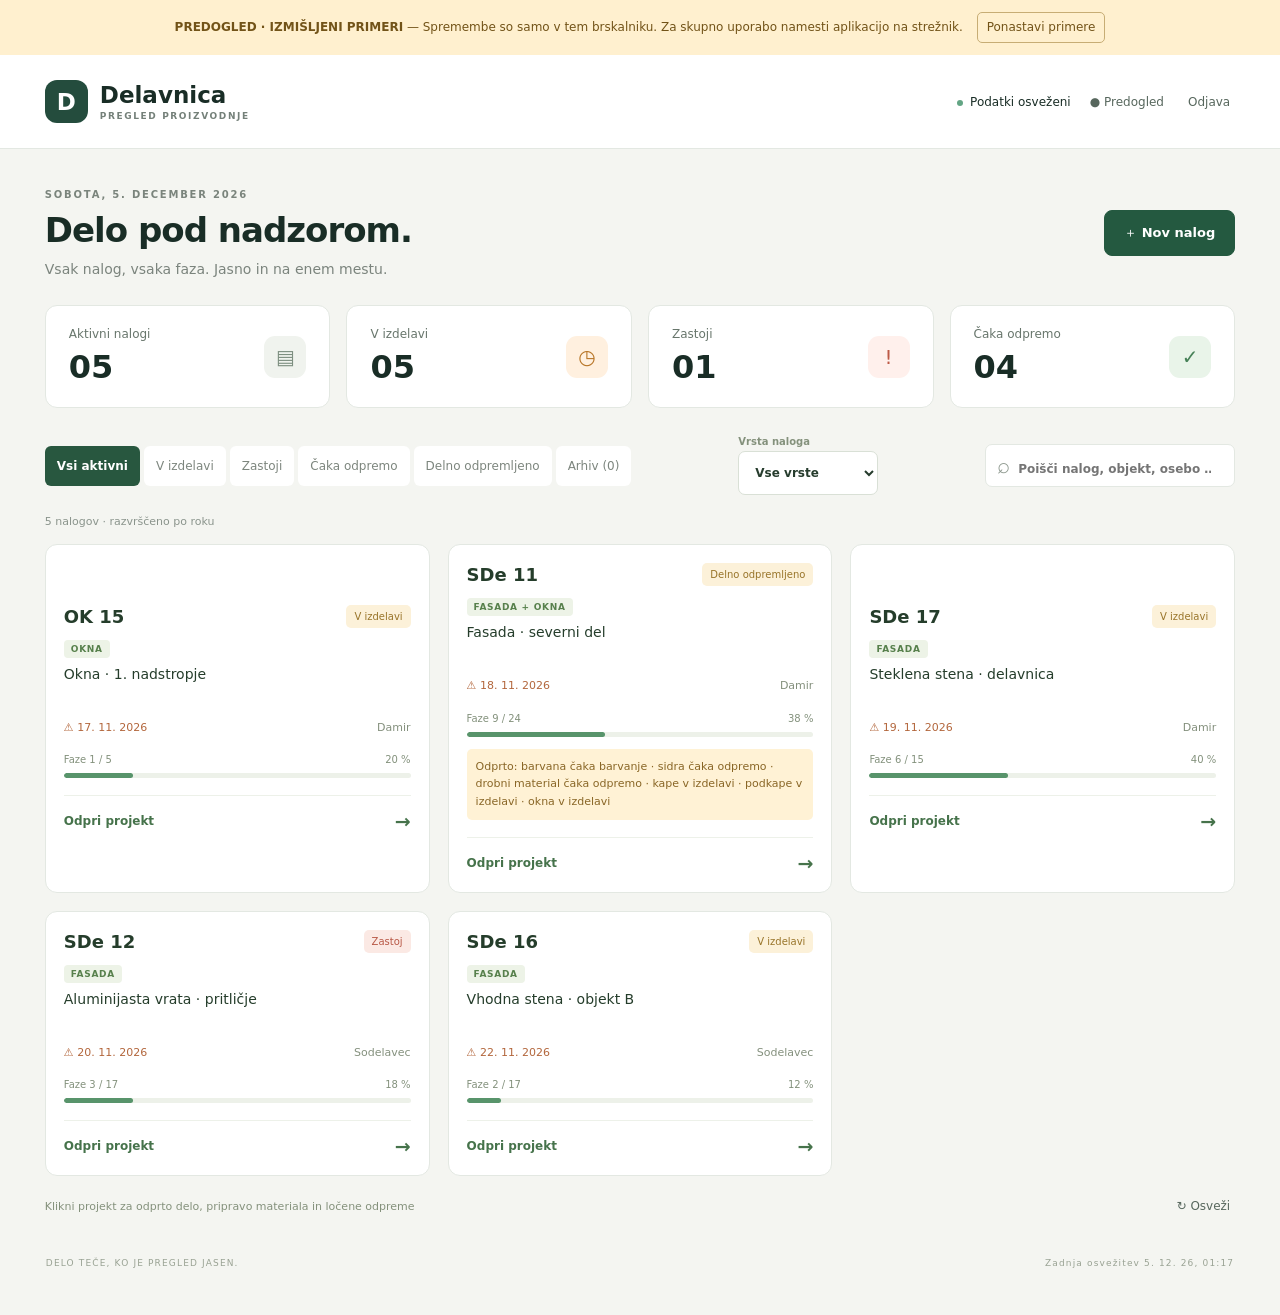
<file: predogled.html>
<!doctype html>
<html lang="sl">
<head><meta charset="utf-8"><meta name="viewport" content="width=device-width,initial-scale=1"><meta name="theme-color" content="#172d27"><title>Delavnica · Interaktivni predogled</title><style>:root{font-family:Inter,ui-sans-serif,system-ui,-apple-system,BlinkMacSystemFont,"Segoe UI",sans-serif;color:#192d26;background:#f4f5f1;font-synthesis:none;--green:#1d654d;--muted:#748079;--line:#e3e8e2}*{box-sizing:border-box}body{margin:0}button,input,textarea{font:inherit}button{cursor:pointer}button:disabled{cursor:wait;opacity:.6}button:focus-visible,a:focus-visible{outline:3px solid #5299e0;outline-offset:3px}[hidden]{display:none!important}header{height:94px;background:#fff;border-bottom:1px solid var(--line);display:flex;align-items:center;justify-content:space-between;padding:0 3.5vw;gap:18px}.brand{display:flex;align-items:center;gap:12px;text-decoration:none;color:inherit;font-size:23px;font-weight:700}.brand-icon{width:43px;height:43px;background:#244c3d;color:#fff;display:grid;place-items:center;border-radius:12px;font-size:23px;font-weight:650}.brand small{display:block;font-size:9px;letter-spacing:1.6px;color:var(--muted);margin-top:3px}.header-right{display:flex;align-items:center;gap:14px;font-size:12px}.header-right #sync:before{content:"";display:inline-block;background:#63a584;width:6px;height:6px;border-radius:100%;margin-right:7px}.header-right #sync.offline{color:#b03c33}.header-right #sync.offline:before{background:#b03c33}main{padding:40px 3.5vw 25px;max-width:2000px;margin:auto}.heading{display:flex;justify-content:space-between;align-items:center;gap:20px;margin-bottom:28px}.eyebrow{font-size:10px;font-weight:700;letter-spacing:1.8px;color:#7a847c;margin:0 0 10px}h1{font-size:34px;letter-spacing:-1px;line-height:1.2;margin:0 0 10px;font-weight:650}.subtitle{font-size:14px;color:#7b847d;margin:0}.primary{background:#245940;border:1px solid #245940;color:#fff;font-size:13px;border-radius:8px;padding:13px 19px;font-weight:650;white-space:nowrap;min-height:44px}.primary:hover{background:#17432e}.secondary{background:white;border:1px solid #d6ddd5;border-radius:8px;padding:12px 18px;min-height:44px}.quiet{border:0;background:transparent;color:#57675d;padding:9px 5px;font-size:12px}.quiet:hover{color:#154c32;text-decoration:underline}.metrics{display:grid;grid-template-columns:repeat(4,1fr);gap:16px;margin-bottom:28px}.metric{border:1px solid var(--line);background:#fff;border-radius:12px;padding:21px 23px;display:flex;align-items:center;justify-content:space-between;text-align:left;color:inherit}.metric-label{font-size:12px;color:#68766c}.metric-number{font-size:32px;font-weight:650;line-height:1.2;margin-top:7px}.metric-symbol{display:grid;place-items:center;height:42px;width:42px;border-radius:11px;background:#f0f3ee;color:#7d8f80;font-size:20px}.metric.warn .metric-symbol{background:#fff0df;color:#b87628}.metric.danger .metric-symbol{background:#fff0ec;color:#bd5a46}.metric.good .metric-symbol{background:#e9f4e9;color:#468157}.workspace{border:1px solid var(--line);border-radius:12px;background:#fff;overflow:hidden}.tools{display:flex;align-items:center;justify-content:space-between;padding:19px 22px;gap:16px;border-bottom:1px solid var(--line);flex-wrap:wrap}nav{display:flex;gap:4px;flex-wrap:wrap}nav button{border:0;background:transparent;border-radius:6px;font-size:12px;padding:10px 12px;color:#7d867e;min-height:40px}nav button.selected{background:#eaf1e9;color:#2d6043;font-weight:650}.search{display:flex;align-items:center;border:1px solid var(--line);border-radius:7px;padding:0 11px;gap:8px;min-width:250px;margin:0}.search span{font-size:22px;color:#8d988e}.search input{border:0;outline:0!important;width:100%;padding:10px 0;font-size:12px;background:transparent;min-width:100px}.board-meta{display:flex;justify-content:space-between;padding:19px 22px;font-size:11px;color:#8a948c;gap:15px;flex-wrap:wrap}.legend{display:flex;gap:17px;flex-wrap:wrap}.legend span{display:flex;align-items:center;gap:5px}.dot{height:7px;width:7px;border-radius:50%;display:inline-block;background:#c1c9c1}.dot.active{background:#d7a444}.dot.done{background:#5b9875}.dot.blocked{background:#ce6e60}.table-wrap{overflow-x:auto}table{border-collapse:collapse;min-width:1350px;width:100%;text-align:left}thead{background:#f8f9f6;color:#8b948d}th{font-size:9px;letter-spacing:.65px;font-weight:600;padding:14px 9px;white-space:nowrap}th:first-child,td:first-child{padding-left:22px}.job-col{min-width:215px}td{padding:20px 9px;border-top:1px solid #eef0eb;font-size:12px}tbody tr:hover{background:#fafbf8}tbody tr.late td:first-child{box-shadow:inset 3px 0 #d99951}.job-link{display:block;border:0;background:none;text-align:left;padding:0;color:#203c2d;width:100%}.job-code{display:block;font-size:14px;font-weight:700;margin-bottom:4px}.job-title{display:block;color:#69776c;font-size:11px;max-width:205px;overflow:hidden;text-overflow:ellipsis;white-space:nowrap}.job-owner{display:block;font-size:10px;color:#9ba59c;margin-top:6px}.due{font-size:11px;white-space:nowrap}.due.overdue{color:#bc613d}.due small{display:block;font-size:9px;margin-top:4px}.status{display:flex;align-items:center;justify-content:center;gap:5px;min-height:37px;width:100%;min-width:84px;border:1px solid transparent;border-radius:6px;font-size:10px;font-weight:550;white-space:nowrap;padding:9px 7px}.status:after{content:"⌄";font-size:10px;opacity:.5}.waiting{background:#f1f3ef;color:#8a948b}.active,.ordered{background:#fcf1d9;color:#987429}.painting{background:#eee8f8;color:#80619f}.done{background:#e7f2e8;color:#508361}.blocked{background:#fbe9e4;color:#b85846}.na{background:#fafbf9;color:#adb5ab;border:1px dashed #e1e6de}.status:hover{filter:brightness(.96);border-color:currentColor}.dots{font-size:18px;padding:7px;border:0;background:transparent;color:#89938a;min-width:35px}.board-footer{padding:12px 22px;border-top:1px solid var(--line);display:flex;justify-content:space-between;align-items:center;font-size:10px;color:#96a093;gap:15px}main>footer{display:flex;justify-content:space-between;font-size:9px;letter-spacing:1.15px;color:#99a293;padding:22px 1px;gap:20px}.empty{text-align:center;padding:55px 20px}.empty-icon{font-size:42px;color:#9eb19e}.empty h2{font-size:21px;margin:12px 0 8px}.empty p{font-size:13px;color:var(--muted);max-width:430px;line-height:1.7;margin:0 auto 22px}.login{min-height:100dvh;display:grid;place-items:center;padding:24px;background:radial-gradient(at top left,#dbe9dd,transparent 55%)}.login-card{background:#fff;padding:40px;border:1px solid var(--line);border-radius:18px;width:100%;max-width:410px;box-shadow:0 20px 80px #183b1e0b}.login-card>.brand-icon{margin-bottom:25px}.login-card h1{font-size:36px}.login-card>p:not(.eyebrow):not(.error){color:var(--muted);font-size:14px;line-height:1.7;margin-bottom:25px}.login-card .primary{width:100%;margin-top:8px}.login-card small{display:block;text-align:center;color:var(--muted);font-size:10px;margin-top:15px}label{display:block;font-size:12px;color:#667368;font-weight:550;margin-bottom:18px}input,textarea{display:block;width:100%;padding:12px 13px;background:#fff;border:1px solid #d9e0d6;border-radius:7px;margin-top:7px;color:#263c2d;font-size:14px}input:focus,textarea:focus{outline:2px solid #83aa8c;outline-offset:1px}textarea{resize:vertical;line-height:1.6}dialog{border:1px solid #dae2d7;border-radius:14px;padding:0;color:#263c2d;box-shadow:0 25px 100px #10251833;max-height:94dvh}dialog::backdrop{background:#15271b6b;backdrop-filter:blur(2px)}.drawer{width:540px;max-width:96vw}.dialog-heading{display:flex;align-items:center;justify-content:space-between;padding:25px 26px;border-bottom:1px solid var(--line);gap:15px}.dialog-heading h2{font-size:24px;letter-spacing:-.5px;margin:0}.dialog-heading .eyebrow{margin-bottom:6px}.close{border:0;background:#f1f4ee;border-radius:50%;height:35px;width:35px;font-size:24px;color:#80917d;flex-shrink:0}.form-body{padding:24px 26px}.two{display:grid;grid-template-columns:1fr 1fr;gap:15px}.dialog-footer{display:flex;justify-content:flex-end;gap:10px;padding:18px 26px;background:#f8faf6;position:sticky;bottom:0;border-top:1px solid var(--line)}.detail-stages{display:grid;grid-template-columns:repeat(2,1fr);gap:12px 20px;padding:10px 0 20px}.detail-stage>span{display:block;font-size:11px;margin-bottom:6px;color:#84927f}.detail-stage .status{font-size:12px}.history-item{padding:13px 0;border-top:1px solid var(--line);font-size:12px;line-height:1.5;overflow-wrap:anywhere}.history-item small{display:block;color:#92a08d;font-size:10px;margin-top:4px}#historySection h3{font-size:14px;margin-top:25px}#historySection>small{color:#96a18e;font-size:10px;display:block;margin-top:10px}.history-change{color:#72806b;white-space:pre-wrap}#archiveArea button{width:100%}.status-dialog{width:390px;max-width:94vw;padding-bottom:20px}#statusChoices{padding:18px 24px 0;display:grid;gap:9px}#statusChoices .status{font-size:13px;min-height:45px;justify-content:space-between;padding:12px 16px}#statusChoices .status:after{content:none}#statusChoices .status.chosen{border:2px solid currentColor}.hint{padding:0 24px;color:#8c8069;font-size:11px;line-height:1.7}.error{color:#b33b37;font-size:12px;line-height:1.6;white-space:pre-wrap}.status-dialog .error{padding:0 24px}.toast{position:fixed;bottom:24px;left:50%;transform:translateX(-50%);background:#203e2d;color:#fff;padding:14px 20px;border-radius:10px;box-shadow:0 6px 30px #263c2d33;font-size:13px;z-index:100;max-width:92vw}.toast.bad{background:#9f3d33}.warn-banner{padding:10px;background:#fff0df;color:#986427;font-size:12px;border-radius:6px}@media(min-width:1700px){table{min-width:1500px}.status{font-size:11px}}@media(max-width:1000px){header{height:78px}main{padding-top:28px}h1{font-size:29px}.metrics{gap:10px}.metric{padding:17px}.metric-number{font-size:27px}.metric-symbol{width:33px;height:33px}#sync{max-width:140px}.header-right{gap:8px}}@media(max-width:640px){header{padding:0 16px}.brand{font-size:20px;gap:9px}.brand-icon{height:36px;width:36px;border-radius:9px}.brand small{font-size:8px}.header-right #sync{display:none}.header-right{gap:6px}.header-right .quiet{font-size:11px}main{padding:25px 14px}.heading{align-items:flex-start}.heading h1{font-size:25px;letter-spacing:-.7px}.heading .primary{font-size:11px;padding:11px}.subtitle{font-size:12px;line-height:1.6}.eyebrow{font-size:9px}.metrics{grid-template-columns:repeat(2,1fr);gap:10px;margin-bottom:20px}.metric{padding:16px}.metric-label{font-size:11px}.tools{padding:14px;gap:12px}nav{gap:2px}nav button{font-size:11px;padding:8px}.search{width:100%;margin-bottom:0}.board-meta{padding:15px;font-size:10px}.legend{gap:12px}.board-footer{padding:10px 15px;font-size:9px}main>footer{font-size:8px;line-height:1.7}main>footer span{letter-spacing:0;text-align:right}.form-body{padding:20px}.dialog-heading{padding:20px}.dialog-heading h2{font-size:22px}.two{gap:10px}.login-card{padding:30px}.status{min-height:42px}}

.awaiting_paint{background:#fcf1d9;color:#987429}.shipment-summary{display:block;font-size:10px;color:#856522;background:#fff3d7;border-radius:5px;padding:6px;margin-top:7px;line-height:1.5;max-width:220px}table{min-width:1510px}

.sheet-stack{display:grid;gap:9px;min-width:112px}.sheet-type{display:block;font-size:9px;color:#7c887a;margin-bottom:4px}.sheet-stack .status{font-size:10px}.sheet-stack>div{min-width:0}

.manual-note{display:-webkit-box;-webkit-line-clamp:2;-webkit-box-orient:vertical;overflow:hidden;max-width:220px;font-size:10px;line-height:1.5;color:#6d796a;margin-top:7px;white-space:pre-line;overflow-wrap:anywhere}.manual-note strong{font-weight:650;color:#40543b}

.warehouse-list{display:-webkit-box;-webkit-line-clamp:3;-webkit-box-orient:vertical;overflow:hidden;width:100%;max-width:150px;min-width:112px;border:0;background:none;text-align:left;color:#768370;font-size:10px;line-height:1.5;padding:8px 0 0;white-space:pre-line;overflow-wrap:anywhere}.warehouse-list:hover{color:#285d3d;text-decoration:underline}table{min-width:1770px}
.status[data-status="anchors_status"]::after,.status[data-status="small_material_status"]::after{content:none}

.project-cards{display:grid;grid-template-columns:repeat(3,minmax(0,1fr));gap:18px}.project-dialog{width:620px;max-width:96vw;background:#f4f5f1}.project-top{position:sticky;top:0;z-index:1;display:flex;align-items:center;justify-content:space-between;padding:12px 20px;background:#fff;border-bottom:1px solid var(--line)}.project-top .secondary{padding:10px 14px}.project-intro{padding:26px 22px 18px}.project-intro h1{font-size:32px;overflow-wrap:anywhere}.project-name{font-size:17px;line-height:1.5;margin:8px 0 16px;overflow-wrap:anywhere}.project-info{display:grid;gap:8px;font-size:12px;color:#6b796c}.project-info strong{font-weight:600;color:#324d37}.project-partial{font-size:12px;line-height:1.7;background:#fff0d0;color:#816022;padding:12px;border-radius:8px;overflow-wrap:anywhere}.project-edit{width:100%;margin-top:18px;font-size:13px}.project-save-hint{font-size:11px;color:#84907d;margin:12px 0 0}.project-section{margin:0 14px 14px;padding:20px 16px;background:#fff;border:1px solid var(--line);border-radius:12px}.project-section h2{font-size:17px;margin:0 0 16px}.project-section h3{font-size:13px;margin:0 0 9px}.project-stage-grid{display:grid;grid-template-columns:minmax(0,1fr) minmax(0,1fr);gap:18px 12px}.project-stage>span{display:block;font-size:11px;color:#82907d;margin-bottom:7px}.project-dialog .status{font-size:12px;min-height:48px;padding:12px 8px;min-width:0;white-space:normal}.project-material+.project-material,.project-sheet+.project-sheet{border-top:1px solid var(--line);padding-top:20px;margin-top:20px}.project-text{font-size:13px;line-height:1.7;white-space:pre-wrap;overflow-wrap:anywhere;margin:0 0 14px;color:#56694f}.section-hint{font-size:11px;color:#82907d;margin:-7px 0 20px}.project-dialog .project-material>.status{width:100%;min-height:52px}.project-dialog .project-edit{min-height:48px}.project-card{border:1px solid var(--line);border-radius:12px;background:white;text-align:left;color:#253d2b;display:block;width:100%;padding:18px;min-width:0}.project-card:hover{border-color:#8cac8e}.card-top{display:flex;align-items:center;justify-content:space-between;gap:10px}.card-top>strong{font-size:18px;overflow-wrap:anywhere;min-width:0}.card-state{font-size:10px;padding:6px 8px;border-radius:5px;flex-shrink:0}.card-title{display:block;font-size:14px;line-height:1.5;margin-top:9px;overflow-wrap:anywhere}.card-meta{display:flex;justify-content:space-between;gap:12px;font-size:11px;color:#84907d;margin-top:14px;line-height:1.5}.card-meta>span{min-width:0;overflow-wrap:anywhere}.card-meta>span:last-child{text-align:right}.card-late{color:#b3673d}.card-progress{display:flex;justify-content:space-between;font-size:10px;color:#83917c;margin:18px 0 8px}.progress-track{display:block;height:5px;background:#edf1e9;border-radius:5px;overflow:hidden}.progress-fill{display:block;height:100%;background:#58946b;border-radius:5px}.p0{width:0}.p1{width:10%}.p2{width:20%}.p3{width:30%}.p4{width:40%}.p5{width:50%}.p6{width:60%}.p7{width:70%}.p8{width:80%}.p9{width:90%}.p10{width:100%}.card-open{display:flex;justify-content:space-between;align-items:center;border-top:1px solid #edf1e9;margin-top:17px;padding-top:14px;font-size:12px;font-weight:650;color:#46734b}.card-open>span{font-size:19px}.card-shipment{display:block;color:#896626;background:#fff2d5;padding:9px;border-radius:5px;margin-top:12px;font-size:11px;line-height:1.6;overflow-wrap:anywhere}
@media(max-width:900px){.workspace{background:transparent;border:0;border-radius:0;overflow:visible}.tools{padding:0 0 12px;border:0;display:flex;flex-direction:column;align-items:stretch;min-width:0;gap:12px}.tools nav{order:2;flex-wrap:nowrap;overflow-x:auto;max-width:100%;padding-bottom:4px}.tools nav button{flex-shrink:0;background:#fff;font-size:12px;min-height:44px;padding:10px 13px}.tools nav button.selected{background:#28573f;color:#fff}.search{order:1;min-width:0;width:100%;background:#fff;min-height:46px}.search input{font-size:14px}.table-wrap{display:none}.project-cards{display:grid;grid-template-columns:repeat(2,minmax(0,1fr));gap:14px}.board-meta{padding:5px 0 15px}.board-meta .legend{display:none}.board-footer{padding:14px 0;border:0}.board-footer>span{font-size:0}.board-footer>span:after{content:'Klikni projekt za faze in pripravo materiala.';font-size:11px}.project-dialog{max-height:100dvh;max-width:100vw;width:100vw;height:100dvh;margin:0;border:0;border-radius:0;overscroll-behavior:contain}.project-top{padding-top:max(12px,env(safe-area-inset-top));padding-left:16px;padding-right:16px}.project-section:last-child{margin-bottom:max(18px,env(safe-area-inset-bottom))}.drawer{max-height:100dvh}.status-dialog{max-height:90dvh}.toast{z-index:10000}}
@media(max-width:540px){.project-cards{grid-template-columns:minmax(0,1fr);gap:12px}.project-card{padding:18px}.heading{margin-bottom:22px}.heading h1{font-size:23px}.metrics{margin-bottom:22px}.project-intro{padding:23px 20px 18px}.project-section{margin-left:12px;margin-right:12px}.drawer{width:100vw;max-width:100vw;height:100dvh;margin:0;border:0;border-radius:0}.drawer .dialog-heading{position:sticky;top:0;background:#fff;z-index:1}.drawer input,.drawer textarea,.login input{font-size:16px}.drawer .two{grid-template-columns:minmax(0,1fr) minmax(0,1fr)}.drawer .two input{min-width:0;width:100%}.detail-stages .status{font-size:12px;min-height:48px;white-space:normal;min-width:0}.status-dialog{width:calc(100vw - 24px)}#statusChoices .status{min-height:50px;font-size:14px}.header-right #identity{max-width:80px;overflow:hidden;text-overflow:ellipsis;white-space:nowrap}}

@media(max-width:900px){body:has(dialog[open]){overflow:hidden}.project-top .quiet{min-height:44px;min-width:60px}}

.manufacturing{background:#e2edf9;color:#4477a0}.papers-button{display:flex;flex-direction:column;align-items:flex-start;gap:4px;background:#f6f8fa;border:1px solid #e0e7ec;border-radius:6px;padding:8px;margin:7px 0 0;color:#718391;font-size:9px;width:100%;text-align:left;min-height:42px}.papers-button strong{color:#3c6681;font-size:10px;font-weight:600}.papers-button:hover{border-color:#7b9eb9}.papers-dialog{width:430px;max-width:94vw}.papers-dialog h2{font-size:19px;line-height:1.4}.project-sheet>.papers-button{margin:0 0 15px;padding:12px;flex-direction:row;justify-content:space-between;align-items:center;gap:12px;min-height:48px}.project-sheet>.papers-button span,.project-sheet>.papers-button strong{font-size:12px}.papers-dialog input{font-size:16px;min-height:48px}

.status[data-status="caps_status"]::after,.status[data-status="subcaps_status"]::after{content:"⌄"}table{min-width:1900px}

.warehouse-actions .shipping-label{margin-top:10px}.warehouse-actions>.sheet-type{margin-bottom:5px}.project-material .warehouse-actions{display:grid;grid-template-columns:minmax(0,1fr) minmax(0,1fr);gap:7px 12px}.project-material .warehouse-actions>.sheet-type{grid-row:1;margin:0}.project-material .warehouse-actions>.status{grid-row:2;min-height:50px}.project-material .warehouse-actions>.shipping-label{margin:0}.project-material .warehouse-actions>.sheet-type:first-child{grid-column:1}.project-material .warehouse-actions>.shipping-label{grid-column:2}

.completed-work{margin:0 14px 20px;border:1px solid #dce3d8;border-radius:12px;background:#edf1e8;overflow:hidden}.completed-work>summary{cursor:pointer;padding:18px 16px;font-size:14px;font-weight:650;min-height:52px;color:#59704e}.completed-work>summary>span{font-size:11px;background:#dce6d6;border-radius:8px;padding:3px 7px;margin-left:7px}.completed-help{font-size:11px;line-height:1.6;color:#7a8b70;padding:0 16px 8px}.completed-work .project-section{margin-left:10px;margin-right:10px}.completed-link{border:0;background:transparent;color:#95a08d;font-size:10px;padding:9px 5px;cursor:pointer;min-height:36px}.completed-link:hover{color:#437146;text-decoration:underline}.prepared-hint{font-size:10px;color:#8a977e}.project-stage-grid.single-stage{grid-template-columns:minmax(0,1fr)}.project-material .warehouse-actions.shipping-only{grid-template-columns:minmax(0,1fr)}.project-material .warehouse-actions.shipping-only>*{grid-column:1}.all-done-message{margin:0 16px 20px;background:#e1eee0;color:#44774b;border-radius:10px;padding:20px;font-size:14px;line-height:1.6}

/* One project-first overview on desktop and mobile. */
.table-wrap{display:none}.workspace{background:transparent;border:0;border-radius:0;overflow:visible}.board-meta .legend{display:none}.tools{padding:0 0 16px;border-bottom:0}.search{background:#fff}.board-meta{padding:4px 0 16px}.board-footer{padding:14px 0;border:0}.project-card{transition:border-color .15s,box-shadow .15s,transform .15s}.project-card:hover{box-shadow:0 5px 20px #25462f0c;transform:translateY(-2px)}.project-card:focus-visible{outline:3px solid #5299e0;outline-offset:3px}.project-card .card-title{min-height:42px}.project-card .card-shipment{min-height:52px}.tools nav button:not(.selected){background:#fff}.tools nav button.selected{background:#28573f;color:#fff}
@media(min-width:901px){.project-dialog{width:940px;max-width:94vw;max-height:94dvh}.project-intro{padding:28px 28px 22px}.project-top{padding-left:26px;padding-right:26px}#projectOpenWork{display:grid;grid-template-columns:repeat(2,minmax(0,1fr));align-items:start}#projectOpenWork>.project-section{min-width:0;margin:0 12px 20px}#projectOpenWork>.project-section:first-child:last-child{grid-column:1/-1}.project-dialog .project-section h2{font-size:18px}.project-dialog .project-partial{font-size:13px;line-height:1.7}.project-dialog .status{font-size:13px;min-height:48px}.project-intro .project-edit{width:auto;min-width:250px}.project-dialog .completed-work{margin-left:12px;margin-right:12px}.board-footer>span{font-size:11px;color:#84917c}}
@media(min-width:1600px){.project-cards{grid-template-columns:repeat(4,minmax(0,1fr))}}
@media(min-width:901px) and (max-width:1100px){.project-cards{grid-template-columns:repeat(2,minmax(0,1fr))}}

select{display:block;width:100%;padding:12px 13px;background:#fff;border:1px solid #d9e0d6;border-radius:7px;margin-top:7px;color:#263c2d;font:inherit;font-size:14px;min-height:44px}select:focus{outline:2px solid #83aa8c;outline-offset:1px}.job-type-filter{margin:0;min-width:140px;font-size:10px;color:#84917c}.job-type-filter select{font-size:12px;margin-top:4px;padding:9px 12px}.phase-picker{border:1px solid var(--line);border-radius:10px;background:#f8faf5;padding:16px;margin:0 0 22px}.phase-picker h3{font-size:12px;color:#53694e;margin:0 0 12px}.phase-picker h3:not(:first-child){margin-top:20px}.phase-choice-grid{display:grid;grid-template-columns:minmax(0,1fr) minmax(0,1fr);gap:8px}.phase-choice{display:flex;align-items:center;gap:9px;margin:0;padding:9px 7px;border:1px solid #e0e7db;border-radius:6px;background:#fff;min-height:44px;font-size:11px;line-height:1.4;cursor:pointer}.phase-choice input{width:18px;height:18px;margin:0;accent-color:#2b6744;flex-shrink:0}.phase-choice:has(input:checked){background:#eaf3e7;border-color:#aac4a2;color:#30572d}.card-job-type{display:inline-block;margin-top:12px;font-size:9px;font-weight:650;letter-spacing:.7px;text-transform:uppercase;color:#57804c;background:#edf3e7;padding:4px 7px;border-radius:4px}.card-job-type+.card-title{margin-top:6px}@media(max-width:900px){.job-type-filter{order:0;width:100%}.job-type-filter select{font-size:14px;min-height:44px}}@media(max-width:540px){.drawer select{font-size:16px}.phase-choice{font-size:11px}}

.with-windows-choice{border-color:#adc4d3;background:#f0f6fa;font-size:13px;min-height:50px}.window-dispatch{margin-top:18px;padding-top:14px;border-top:1px solid var(--line)}.window-dispatch>span{display:block;font-size:11px;color:#7e8e78;margin-bottom:7px}.windows-ready{background:#e8f3e3;color:#467643;padding:12px;border-radius:7px;font-size:12px;line-height:1.6}

.project-actions{display:flex;gap:10px;flex-wrap:wrap;align-items:stretch;margin-top:18px}.project-actions>.project-edit{margin-top:0}.project-add-windows{min-height:50px;margin:0;white-space:normal}.mixed-choice-top{padding-bottom:12px;margin-bottom:18px;border-bottom:1px solid #dce5d6}.mixed-choice-top .hint{padding:0;line-height:1.6;margin-bottom:0}#projectWindows{scroll-margin-top:85px}@media(max-width:900px){.project-actions{flex-direction:column}.project-actions>.project-edit,.project-actions>.project-add-windows{width:100%;margin-top:0}}

.sheet-paint-action{display:block;width:100%;min-height:48px;margin-top:12px;border:1px solid #bda7d5;border-radius:7px;background:#eee8f8;color:#674b86;font-size:13px;font-weight:650}.sheet-paint-action:hover{background:#e4d7f4}
</style></head>
<body><aside style="background:#fff0cf;color:#725318;padding:12px 20px;font:12px/1.6 system-ui;text-align:center"><strong>PREDOGLED · IZMIŠLJENI PRIMERI</strong> — Spremembe so samo v tem brskalniku. Za skupno uporabo namesti aplikacijo na strežnik. <button id="resetDemo" type="button" style="border:1px solid #c7ad75;border-radius:5px;background:transparent;padding:5px 9px;margin-left:10px;color:inherit">Ponastavi primere</button></aside>
<section id="login" class="login" hidden>
  <form id="loginForm" class="login-card"><div class="brand-icon">D</div><p class="eyebrow">SKUPNI PREGLED PROIZVODNJE</p><h1>Delavnica</h1><p>Od dokumentacije do odpreme.<br>Vedno veš, kaj je naslednje.</p><label>Tvoje ime<input name="actor" autocomplete="username" placeholder="npr. Damir" minlength="2" maxlength="60" required></label><label>Geslo delavnice<input name="password" type="password" autocomplete="current-password" required></label><button class="primary" type="submit">Vstopi v delavnico →</button><p id="loginError" class="error" role="alert"></p><small>Ime se zabeleži ob vsaki tvoji spremembi.</small></form>
</section>
<div id="app" hidden>
 <header><a href="/" class="brand"><span class="brand-icon">D</span><span>Delavnica<small>PREGLED PROIZVODNJE</small></span></a><div class="header-right"><span id="sync" role="status">Povezovanje …</span><button id="identity" class="quiet"></button><button id="logout" class="quiet">Odjava</button></div></header>
 <main>
  <div class="heading"><div><p class="eyebrow" id="today"></p><h1>Delo pod nadzorom.</h1><p class="subtitle">Vsak nalog, vsaka faza. Jasno in na enem mestu.</p></div><button id="newJob" class="primary">＋ Nov nalog</button></div>
  <section id="metrics" class="metrics" aria-label="Pregled stanja"></section>
  <section class="workspace">
   <div class="tools"><nav id="filters" aria-label="Filtriraj naloge"></nav><label class="job-type-filter">Vrsta naloga<select id="jobTypeFilter"><option value="all">Vse vrste</option><option value="facade">Fasade</option><option value="windows">Okna</option></select></label><label class="search"><span>⌕</span><input id="search" type="search" aria-label="Poišči nalog, objekt ali osebo" placeholder="Poišči nalog, objekt, osebo …"></label></div>
   <div class="board-meta"><span id="resultCount"></span><div class="legend"><span><i class="dot waiting"></i>Čaka</span><span><i class="dot active"></i>V izdelavi / naročeno</span><span><i class="dot done"></i>Končano</span><span><i class="dot blocked"></i>Zastoj</span></div></div>
   <div class="table-wrap"><table><thead><tr><th class="job-col">NALOG / OBJEKT</th><th>ROK</th><th>DOKUMENTACIJA</th><th>MATERIAL</th><th>SIDRA</th><th>DROBNI MATERIAL</th><th>RAZREZ</th><th>OBDELAVA</th><th>ŠTANCANJE</th><th>SESTAVLJANJE</th><th>PAKIRANJE</th><th>KAPE / PODKAPE</th><th>PLOČEVINA</th><th>ODPREMA FASADE</th><th>ODPREMA PLOČEVINE</th><th aria-label="Podrobnosti"></th></tr></thead><tbody id="rows"></tbody></table></div>
   <div id="projectCards" class="project-cards" aria-label="Projekti"></div>
   <div id="empty" class="empty" hidden><span class="empty-icon">▤</span><h2 id="emptyTitle"></h2><p id="emptyText"></p><button id="emptyNew" class="primary">＋ Dodaj prvi nalog</button></div>
   <div class="board-footer"><span>Klikni projekt za odprto delo, pripravo materiala in ločene odpreme</span><button id="refresh" class="quiet">↻ Osveži</button></div>
  </section>
  <footer>DELO TEČE, KO JE PREGLED JASEN.<span id="lastSync"></span></footer>
 </main>
</div>
<dialog id="projectDialog" class="project-dialog" aria-labelledby="projectTitle"><div class="project-top"><button type="button" class="secondary" data-close="projectDialog">← Projekti</button><button type="button" class="quiet" id="projectRefresh">↻ Osveži</button></div><div id="projectContent"></div></dialog>
<dialog id="jobDialog" class="drawer"><form id="jobForm"><div class="dialog-heading"><div><p class="eyebrow">DELOVNI NALOG</p><h2 id="dialogTitle">Nov nalog</h2></div><button type="button" class="close" data-close="jobDialog" aria-label="Zapri">×</button></div><div class="form-body"><label>Vrsta naloga<select name="job_type" id="jobType"><option value="facade">Fasada</option><option value="windows">Okna</option></select></label><p class="hint" id="phaseHint">Izberi vrsto naloga in označi potrebne faze.</p><div id="phasePicker" class="phase-picker"></div><div class="two"><label>Oznaka naloga *<input name="code" required maxlength="160" placeholder="npr. SDe 12"></label><label>Rok izdelave<input name="due" type="date"></label></div><label>Objekt / opis *<input name="title" required maxlength="160" placeholder="npr. ZD Tezno – fasada"></label><label>Odgovorna oseba<input name="owner" maxlength="160" placeholder="npr. Damir"></label><label>Opombe / kaj manjka<textarea name="notes" rows="4" maxlength="4000" placeholder="Kratka navodila, manjkajoči material, naslednji korak …"></textarea></label><label>Sidra<textarea name="anchors" rows="3" maxlength="4000" placeholder="Tip sider, oznaka in količina …"></textarea></label><label>Kape<textarea name="caps" rows="3" maxlength="4000" placeholder="Tip, mere, barva in količina kap …"></textarea></label><label>Podkape<textarea name="subcaps" rows="3" maxlength="4000" placeholder="Tip, mere in količina podkap …"></textarea></label><label>Drobni material<textarea name="small_material" rows="4" maxlength="4000" placeholder="Vijaki M8 – 24 kos&#10;Sidra – 12 kos&#10;Tesnilo – 20 m"></textarea></label><p class="hint">Podatke in izbiro potrebnih faz potrdi s »Shrani nalog«.</p><div class="two"><label>Oddani papirji – barvana pločevina<input name="sheet_papers_date" type="date"></label><label>Oddani papirji – surova pločevina<input name="raw_sheet_papers_date" type="date"></label></div><div id="detailStages" class="detail-stages"></div><div id="archiveArea"></div><section id="historySection"><h3>Zgodovina sprememb</h3><div id="history"></div><small>Prikazanih je zadnjih 300 sprememb. Imena vpišejo sodelavci sami.</small></section><p id="formError" class="error" role="alert"></p></div><div class="dialog-footer"><button type="button" class="secondary" data-close="jobDialog">Prekliči</button><button type="submit" class="primary" id="saveJob">Shrani nalog</button></div></form></dialog>
<dialog id="papersDialog" class="papers-dialog" aria-labelledby="papersTitle"><form id="papersForm"><div class="dialog-heading"><div><p class="eyebrow" id="papersJob"></p><h2 id="papersTitle">Oddani papirji</h2></div><button type="button" class="close" data-close="papersDialog" aria-label="Zapri">×</button></div><div class="form-body"><label>Datum predaje dokumentacije<input id="papersDate" type="date"></label><p class="hint">Vpiši dejanski datum oddaje papirjev. Datum lahko popraviš ali izbrišeš.</p><p id="papersError" class="error" role="alert"></p></div><div class="dialog-footer"><button type="button" class="secondary" data-close="papersDialog">Prekliči</button><button type="submit" class="primary" id="papersSave">Shrani datum</button></div></form></dialog>
<dialog id="statusDialog" class="status-dialog"><div class="dialog-heading"><div><p class="eyebrow" id="statusJob"></p><h2 id="statusTitle"></h2></div><button class="close" data-close="statusDialog" aria-label="Zapri">×</button></div><div id="statusChoices"></div><p id="dispatchHint" class="hint" hidden>Vsak del odpremiš posebej. Glavni izdelek, sidra, drobni material, kape, podkape ter obe vrsti pločevine odpremiš ločeno. Nalog gre v arhiv šele po odpremi vseh potrebnih delov.</p><p id="statusError" class="error" role="alert"></p></dialog>
<div id="toast" class="toast" role="status" hidden></div>
<script>'use strict';
const $ = s => document.querySelector(s);
const fields = ['documentation','material','cutting','machining','punching','window_cutting','window_punching','window_assembly','window_packing','windows_dispatch','assembly','packing','sheet','dispatch','sheet_dispatch','raw_sheet','raw_sheet_dispatch','anchors_status','small_material_status','caps_status','subcaps_status','anchors_dispatch','small_material_dispatch','caps_dispatch','subcaps_dispatch'];
const windowPhases=['window_cutting','window_punching','window_assembly','window_packing'];
const labels = {with_windows:'Okna v fasadi',window_cutting:'Okna – razrez',window_punching:'Okna – štancanje',window_assembly:'Okna – sestavljanje',window_packing:'Okna – pakiranje',windows_dispatch:'Odprema oken v fasadi',documentation:'Dokumentacija',material:'Material',cutting:'Razrez',machining:'Obdelava / CNC',punching:'Štancanje',job_type:'Vrsta naloga',assembly:'Sestavljanje',packing:'Pakiranje',sheet:'Barvana pločevina',raw_sheet:'Surova pločevina',dispatch:'Odprema fasade',sheet_dispatch:'Odprema barvane pločevine',raw_sheet_dispatch:'Odprema surove pločevine',code:'Nalog',title:'Objekt',due:'Rok',owner:'Odgovorna oseba',notes:'Opombe',sheet_papers_date:'Oddani papirji – barvana pločevina',raw_sheet_papers_date:'Oddani papirji – surova pločevina',anchors_dispatch:'Odprema sider',small_material_dispatch:'Odprema drobnega materiala',caps_dispatch:'Odprema kap',subcaps_dispatch:'Odprema podkap',small_material:'Drobni material',caps:'Kape',subcaps:'Podkape',caps_status:'Priprava kap',subcaps_status:'Priprava podkap',anchors:'Sidra',anchors_status:'Priprava sider',small_material_status:'Priprava drobnega materiala',archived:'Arhiv',created:'Nalog ustvarjen'};
const baseStatus = {waiting:'Čaka',active:'V izdelavi',done:'Končano',blocked:'Zastoj',ordered:'Naročeno',painting:'Na barvanju',manufacturing:'V izdelavi',awaiting_paint:'Čaka barvanje',na:'Ni potrebno'};
const special = {documentation:{waiting:'Čaka',active:'V pregledu',done:'Sprejeta'},material:{waiting:'Za naročiti',done:'Pripravljeno'},sheet:{waiting:'Za naročiti',done:'Izdelano'},dispatch:{waiting:'Čaka',done:'Fasada odšla'},sheet_dispatch:{waiting:'Čaka odpremo',done:'Odpremljeno'},raw_sheet:{waiting:'Za naročiti',active:'V pripravi',done:'Izdelano'},raw_sheet_dispatch:{waiting:'Čaka odpremo',done:'Odpremljeno'}};
special.anchors_status={waiting:'Čaka pripravo',done:'✓ Pripravljeno'};
special.small_material_status={waiting:'Čaka pripravo',done:'✓ Pripravljeno'};
special.caps_status={waiting:'Čaka izdelavo',manufacturing:'V izdelavi',done:'Izdelano'};
special.subcaps_status={waiting:'Čaka izdelavo',manufacturing:'V izdelavi',done:'Izdelano'};
for(const key of ['anchors_dispatch','small_material_dispatch','caps_dispatch','subcaps_dispatch'])special[key]={waiting:'Čaka odpremo',done:'Odpremljeno'};
special.windows_dispatch={waiting:'Čaka odpremo',done:'Okna odpremljena'};
const options = Object.fromEntries(fields.map(k => [k,['caps_status','subcaps_status'].includes(k)?['waiting','manufacturing','done','na']:['anchors_status','small_material_status'].includes(k)?['waiting','done','na']:k==='material'?['waiting','ordered','done','blocked','na']:k==='sheet'?['na','waiting','ordered','manufacturing','awaiting_paint','painting','done','blocked']:k==='raw_sheet'?['na','waiting','ordered','active','manufacturing','done','blocked']:['windows_dispatch','sheet_dispatch','raw_sheet_dispatch','anchors_dispatch','small_material_dispatch','caps_dispatch','subcaps_dispatch'].includes(k)?['waiting','done','blocked','na']:k==='dispatch'?['waiting','done','blocked']:['waiting','active','done','blocked','na']]));
const filters = [['all','Vsi aktivni'],['work','V izdelavi'],['blocked','Zastoji'],['ready','Čaka odpremo'],['partial','Delno odpremljeno'],['archive','Arhiv']];
let jobs=[], actor='', filter='all', typeFilter='all', search='', editing=null, draft=null, choice=null, loading=false, toastTimer, projectId=null, projectVersion=null, papersChoice=null, completedExpanded=false, phaseStash={};
const esc = x => String(x??'').replace(/[&<>"']/g,c=>({'&':'&amp;','<':'&lt;','>':'&gt;','"':'&quot;',"'":'&#39;'}[c]));
const productName = j => j?.job_type==='windows'?'Okna':'Fasada';
const jobKindName = j => j?.job_type==='windows'?'Okna':j?.with_windows?'Fasada + okna':'Fasada';
const matchesType = j => typeFilter==='all'||(typeFilter==='windows'?j.job_type==='windows'||j.with_windows:(j.job_type||'facade')==='facade');
const windowReady = j => !!j.with_windows&&windowPhases.every(k=>['done','na'].includes(j[k]));
const fieldLabel = (j,key) => key==='dispatch'?'Odprema '+(j?.job_type==='windows'?'oken':'fasade'):labels[key];
const textStatus = (field,value,j=null) => field==='dispatch'&&value==='done'&&j?.job_type==='windows'?'Okna odpremljena':field==='dispatch'&&value==='waiting'&&j?facadeReady(j)?'Čaka odpremo':mainProductionState(j):special[field]?.[value] || baseStatus[value] || value;
const day = () => new Intl.DateTimeFormat('sv-SE',{timeZone:'Europe/Ljubljana'}).format(new Date());
const date = x => x ? new Intl.DateTimeFormat('sl-SI',{day:'numeric',month:'numeric',year:'numeric',timeZone:'Europe/Ljubljana'}).format(new Date(x.length===10 ? x+'T12:00:00' : x)) : 'Brez roka';
const timestamp = x => new Intl.DateTimeFormat('sl-SI',{dateStyle:'short',timeStyle:'short',timeZone:'Europe/Ljubljana'}).format(new Date(x));
const activeKeys = j => {const keys=j.dispatch==='done'?[]:['documentation','material','cutting','machining','punching','assembly','packing','dispatch'].filter(k=>!['done','na'].includes(j[k]));for(const [stage,shipping] of shipmentPairs)if(j[stage]!=='na'&&j[shipping]!=='done'){if(j[stage]!=='done')keys.push(stage);keys.push(shipping);}if(j.with_windows&&j.windows_dispatch!=='done'){keys.push(...windowPhases.filter(k=>!['done','na'].includes(j[k])),'windows_dispatch');}return keys;};
const blocked = j => activeKeys(j).some(k=>j[k]==='blocked');
const working = j => activeKeys(j).some(k=>['active','ordered','manufacturing','awaiting_paint','painting'].includes(j[k]));
const facadeReady = j => ['documentation','material','cutting','machining','punching','assembly','packing'].every(k=>['done','na'].includes(j[k]));
const mainProductionState = j => {const phases=['documentation','material','cutting','machining','punching','assembly','packing'].filter(k=>j[k]!=='na');return phases.some(k=>j[k]==='blocked')?'Zastoj':phases.some(k=>['active','ordered','manufacturing'].includes(j[k])||j[k]==='done')?'V izdelavi':'Čaka izdelavo';};
const sheetPairs = [['sheet','sheet_dispatch','Barvana'],['raw_sheet','raw_sheet_dispatch','Surova']];
const otherPairs=[['anchors_status','anchors_dispatch','Sidra'],['small_material_status','small_material_dispatch','Drobni material'],['caps_status','caps_dispatch','Kape'],['subcaps_status','subcaps_dispatch','Podkape']];
const shipmentPairs=[...sheetPairs,...otherPairs];
const allShipped = j => j.dispatch==='done'&&(!j.with_windows||j.windows_dispatch==='done')&&shipmentPairs.every(([stage,shipping])=>j[stage]==='na'||j[shipping]==='done');
const ready = j => (j.with_windows&&j.windows_dispatch!=='done'&&windowReady(j))||(j.dispatch!=='done'&&facadeReady(j))||shipmentPairs.some(([stage,shipping])=>j[stage]==='done'&&j[shipping]!=='done');
const partial = j => !j.archived&&(j.dispatch==='done'||(j.with_windows&&j.windows_dispatch==='done')||shipmentPairs.some(([,shipping])=>j[shipping]==='done'));
const shipmentSummary = j => {const parts=[...(j.dispatch==='done'?[]:[productName(j)+' '+(facadeReady(j)?'čaka odpremo':mainProductionState(j).toLocaleLowerCase('sl'))]),...shipmentPairs.filter(([stage,shipping])=>j[stage]!=='na'&&j[shipping]!=='done').map(([stage,,label])=>label.toLocaleLowerCase('sl')+' '+(j[stage]==='done'?'čaka odpremo':textStatus(stage,j[stage]).toLocaleLowerCase('sl')))];if(j.with_windows&&j.windows_dispatch!=='done')parts.push('okna '+(windowReady(j)?'izdelana – čaka odpremo':windowPhases.some(k=>j[k]==='blocked')?'– zastoj':windowPhases.some(k=>j[k]==='active'||j[k]==='done')?'v izdelavi':'čakajo izdelavo'));return parts.length?'Odprto: '+parts.join(' · '):'Vse odpremljeno';};
function syncDraftShipping(){for(const [stage,shipping] of shipmentPairs){if(draft[stage]==='na')draft[shipping]='na';else if(draft[shipping]==='na')draft[shipping]='waiting';}if(!draft.with_windows){for(const key of windowPhases)draft[key]='na';draft.windows_dispatch='na';}else if(draft.windows_dispatch==='na')draft.windows_dispatch='waiting';}

const statusButton = (j,k,detail=false) => `<button type="button" class="status ${esc(j[k])}" data-${detail?'draft':'status'}="${k}" data-id="${esc(j.id)}" aria-label="${esc(fieldLabel(j,k)+': '+textStatus(k,j[k],j)+'. Spremeni status naloga '+j.code)}">${esc(textStatus(k,j[k],j))}</button>`;

function toast(message,bad=false){clearTimeout(toastTimer);$('#toast').textContent=message;$('#toast').className='toast'+(bad?' bad':'');$('#toast').hidden=false;toastTimer=setTimeout(()=>$('#toast').hidden=true,bad?8000:3000);}

const demoKey='delavnica-predogled-v19';
const demoSeeds=[{"id": "000000000000000000000001", "version": 1, "created": "2026-11-16T11:17:53.390300+00:00", "updated": "2026-11-16T11:17:53.390300+00:00", "code": "SDe 11", "title": "Fasada · severni del", "owner": "Damir", "due": "2026-11-18", "archived": false, "with_windows": true, "window_cutting": "done", "window_punching": "active", "window_assembly": "waiting", "window_packing": "waiting", "windows_dispatch": "waiting", "job_type": "facade", "punching": "na", "anchors_dispatch": "waiting", "small_material_dispatch": "waiting", "caps_dispatch": "waiting", "subcaps_dispatch": "waiting", "caps": "Kape – 20 kos", "subcaps": "Podkape – 20 kos", "caps_status": "manufacturing", "subcaps_status": "manufacturing", "sheet_papers_date": "", "raw_sheet_papers_date": "", "anchors": "Sidra SDe 12 – 12 kos", "anchors_status": "done", "small_material_status": "done", "small_material": "Vijaki M8 – 24 kos\nSidra – 12 kos", "notes": "Izmišljen primer za predogled.", "documentation": "done", "material": "done", "cutting": "done", "machining": "active", "assembly": "waiting", "packing": "waiting", "sheet_dispatch": "waiting", "raw_sheet": "done", "raw_sheet_dispatch": "done", "sheet": "awaiting_paint", "dispatch": "done"}, {"id": "000000000000000000000002", "version": 1, "created": "2026-11-16T11:17:53.390300+00:00", "updated": "2026-11-16T11:17:53.390300+00:00", "code": "SDe 12", "title": "Aluminijasta vrata · pritličje", "owner": "Sodelavec", "due": "2026-11-20", "archived": false, "with_windows": false, "window_cutting": "na", "window_punching": "na", "window_assembly": "na", "window_packing": "na", "windows_dispatch": "na", "job_type": "facade", "punching": "na", "anchors_dispatch": "waiting", "small_material_dispatch": "waiting", "caps_dispatch": "waiting", "subcaps_dispatch": "waiting", "caps": "Kape – 20 kos", "subcaps": "Podkape – 20 kos", "caps_status": "manufacturing", "subcaps_status": "manufacturing", "sheet_papers_date": "", "raw_sheet_papers_date": "", "anchors": "Sidra SDe 12 – 12 kos", "anchors_status": "done", "small_material_status": "done", "small_material": "Vijaki M8 – 24 kos\nSidra – 12 kos", "notes": "Primer zastoja: manjkajo profili za vrata.", "documentation": "done", "material": "blocked", "cutting": "waiting", "machining": "waiting", "assembly": "waiting", "packing": "waiting", "sheet_dispatch": "na", "raw_sheet": "ordered", "raw_sheet_dispatch": "waiting", "sheet": "na", "dispatch": "waiting"}, {"id": "000000000000000000000003", "version": 1, "created": "2026-11-16T11:17:53.390300+00:00", "updated": "2026-11-16T11:17:53.390300+00:00", "code": "OK 15", "title": "Okna · 1. nadstropje", "owner": "Damir", "due": "2026-11-17", "archived": false, "with_windows": false, "window_cutting": "na", "window_punching": "na", "window_assembly": "na", "window_packing": "na", "windows_dispatch": "na", "job_type": "windows", "punching": "active", "anchors_dispatch": "na", "small_material_dispatch": "na", "caps_dispatch": "na", "subcaps_dispatch": "na", "caps": "Kape – 20 kos", "subcaps": "Podkape – 20 kos", "caps_status": "na", "subcaps_status": "na", "sheet_papers_date": "", "raw_sheet_papers_date": "", "anchors": "Sidra SDe 12 – 12 kos", "anchors_status": "na", "small_material_status": "na", "small_material": "Vijaki M8 – 24 kos\nSidra – 12 kos", "notes": "Izmišljen primer za predogled.", "documentation": "na", "material": "na", "cutting": "done", "machining": "na", "assembly": "waiting", "packing": "waiting", "sheet_dispatch": "na", "raw_sheet": "na", "raw_sheet_dispatch": "na", "sheet": "na", "dispatch": "waiting"}, {"id": "000000000000000000000004", "version": 1, "created": "2026-11-16T11:17:53.390300+00:00", "updated": "2026-11-16T11:17:53.390300+00:00", "code": "SDe 16", "title": "Vhodna stena · objekt B", "owner": "Sodelavec", "due": "2026-11-22", "archived": false, "with_windows": false, "window_cutting": "na", "window_punching": "na", "window_assembly": "na", "window_packing": "na", "windows_dispatch": "na", "job_type": "facade", "punching": "na", "anchors_dispatch": "waiting", "small_material_dispatch": "waiting", "caps_dispatch": "waiting", "subcaps_dispatch": "waiting", "caps": "Kape – 20 kos", "subcaps": "Podkape – 20 kos", "caps_status": "manufacturing", "subcaps_status": "manufacturing", "sheet_papers_date": "2026-11-16", "raw_sheet_papers_date": "", "anchors": "Sidra SDe 12 – 12 kos", "anchors_status": "done", "small_material_status": "done", "small_material": "Vijaki M8 – 24 kos\nSidra – 12 kos", "notes": "Izmišljen primer za predogled.", "documentation": "active", "material": "ordered", "cutting": "waiting", "machining": "waiting", "assembly": "waiting", "packing": "waiting", "sheet_dispatch": "waiting", "raw_sheet": "na", "raw_sheet_dispatch": "na", "sheet": "manufacturing", "dispatch": "waiting"}, {"id": "000000000000000000000005", "version": 1, "created": "2026-11-16T11:17:53.390300+00:00", "updated": "2026-11-16T11:17:53.390300+00:00", "code": "SDe 17", "title": "Steklena stena · delavnica", "owner": "Damir", "due": "2026-11-19", "archived": false, "with_windows": false, "window_cutting": "na", "window_punching": "na", "window_assembly": "na", "window_packing": "na", "windows_dispatch": "na", "job_type": "facade", "punching": "na", "anchors_dispatch": "waiting", "small_material_dispatch": "waiting", "caps_dispatch": "waiting", "subcaps_dispatch": "waiting", "caps": "Kape – 20 kos", "subcaps": "Podkape – 20 kos", "caps_status": "manufacturing", "subcaps_status": "manufacturing", "sheet_papers_date": "", "raw_sheet_papers_date": "", "anchors": "Sidra SDe 12 – 12 kos", "anchors_status": "done", "small_material_status": "done", "small_material": "Vijaki M8 – 24 kos\nSidra – 12 kos", "notes": "Izmišljen primer za predogled.", "documentation": "done", "material": "done", "cutting": "done", "machining": "done", "assembly": "active", "packing": "waiting", "sheet_dispatch": "na", "raw_sheet": "na", "raw_sheet_dispatch": "na", "sheet": "na", "dispatch": "waiting"}];
let demoState;
try{demoState=JSON.parse(localStorage.getItem(demoKey));}catch{}
if(!demoState||!Array.isArray(demoState.jobs))demoState={jobs:structuredClone(demoSeeds),events:[],actor:'Predogled'};
function saveDemo(){try{localStorage.setItem(demoKey,JSON.stringify(demoState));}catch{}}
async function api(path,method='GET',body){
 const stamp=new Date().toISOString();
 if(path==='/api/me')return {actor:demoState.actor||'Predogled'};
 if(path==='/api/login'){demoState.actor=body.actor;saveDemo();return {actor:body.actor};}
 if(path==='/api/logout')return {ok:true};
 if(path==='/api/jobs'&&method==='GET')return {jobs:structuredClone(demoState.jobs)};
 if(path.endsWith('/history'))return {events:demoState.events.filter(e=>e.job_id===path.split('/')[3]).slice().reverse()};
 const log=(j,field,old,value)=>demoState.events.push({job_id:j.id,field,old_value:String(old),new_value:String(value),actor:demoState.actor,at:stamp});
 if(path==='/api/jobs'&&method==='POST'){
  const id=Array.from(crypto.getRandomValues(new Uint8Array(12)),b=>b.toString(16).padStart(2,'0')).join('');
  const j={id,version:1,created:stamp,updated:stamp,...Object.fromEntries(fields.map(k=>[k,'waiting'])),sheet:'na',archived:false,...body};
  for(const [stage,shipping] of shipmentPairs){if(j[stage]==='na')j[shipping]='na';else if(j[shipping]==='na')j[shipping]='waiting';}
  j.archived=allShipped(j);
  demoState.jobs.unshift(j);log(j,'created','',j.code);saveDemo();return structuredClone(j);
 }
 const id=path.split('/')[3],j=demoState.jobs.find(j=>j.id===id);
 if(method==='PATCH'&&j){
  if(body.version!==j.version){const e=new Error('Nalog je medtem spremenjen. Odpri ga znova.');e.status=409;throw e;}
  const patch={...body};delete patch.version;
  for(const [text,status] of [['anchors','anchors_status'],['small_material','small_material_status'],['caps','caps_status'],['subcaps','subcaps_status']])if(text in patch&&patch[text]!==j[text]&&(j[status]==='done'||(['caps','subcaps'].includes(text)&&j[status]==='na'&&patch[text]))&&!(status in patch))patch[status]='waiting';
  for(const [preparation,shipping] of shipmentPairs)if(preparation in patch&&patch[preparation]!==j[preparation]&&!['done','na'].includes(patch[preparation])&&j[shipping]==='done'&&!(shipping in patch))patch[shipping]='waiting';
  const mixed={...j,...patch};if(!mixed.with_windows){for(const k of [...windowPhases,'windows_dispatch'])patch[k]='na';}else{if(!j.with_windows)for(const k of windowPhases)if(!(k in patch)&&mixed[k]==='na')patch[k]='waiting';if(mixed.windows_dispatch==='na')patch.windows_dispatch='waiting';if(windowPhases.some(k=>k in patch&&patch[k]!==j[k]&&!['done','na'].includes(patch[k]))&&j.windows_dispatch==='done'&&!('windows_dispatch'in patch))patch.windows_dispatch='waiting';}
  const next={...j,...patch};
  for(const [stage,shipping] of shipmentPairs){if(next[stage]==='na'&&next[shipping]!=='na')patch[shipping]='na';else if(next[stage]!=='na'&&next[shipping]==='na')patch[shipping]='waiting';}
  if(patch.archived===false&&j.archived&&allShipped(j))patch.dispatch='waiting';
  if(['dispatch','with_windows','windows_dispatch',...windowPhases,...shipmentPairs.flatMap(([stage,shipping])=>[stage,shipping])].some(k=>k in patch)){const n={...j,...patch};patch.archived=allShipped(n);}
  for(const [k,v]of Object.entries(patch))if(j[k]!==v){log(j,k,j[k],v);j[k]=v;}
  j.version++;j.updated=stamp;saveDemo();return structuredClone(j);
 }
 throw new Error('Ta možnost ni del predogleda.');
}
function showLogin(){actor='';$('#app').hidden=true;$('#login').hidden=false;for(const id of ['papersDialog','statusDialog','jobDialog','projectDialog'])if($('#'+id).open)$('#'+id).close();}
async function enter(name){actor=name;$('#identity').textContent='● '+actor;$('#login').hidden=true;$('#app').hidden=false;await load();}
async function load(){
 if(loading||!actor)return;loading=true;
 try{jobs=(await api('/api/jobs')).jobs;render();if(projectId&&$('#projectDialog').open)renderProject();$('#sync').textContent='Podatki osveženi';$('#sync').className='';$('#lastSync').textContent='Zadnja osvežitev '+timestamp(new Date().toISOString());}
 catch(e){$('#sync').textContent='Ni povezave · podatki so lahko zastareli';$('#sync').className='offline';if(e.status!==401)throw e;}
 finally{loading=false;}
}
function papersButton(j,stage){
 const field=stage==='sheet'?'sheet_papers_date':'raw_sheet_papers_date';
 return `<button type="button" class="papers-button" data-papers="${field}" data-id="${esc(j.id)}" aria-label="${esc(labels[field])}: ${esc(j[field]?date(j[field]):'Vpiši datum')}"><span>Oddani papirji</span><strong>${esc(j[field]?date(j[field]):'＋ Vpiši datum')}</strong></button>`;
}
function openPapers(id,field){
 if(!['sheet_papers_date','raw_sheet_papers_date'].includes(field))return;
 const j=jobs.find(x=>x.id===id);if(!j)return;
 papersChoice={id,field,version:j.version};
 $('#papersTitle').textContent=labels[field];$('#papersJob').textContent=j.code;
 $('#papersDate').value=j[field]||'';$('#papersError').textContent='';$('#papersDialog').showModal();
}
async function savePapers(){
 const choice=papersChoice;if(!choice)return;$('#papersSave').disabled=true;$('#papersError').textContent='';
 try{await api('/api/jobs/'+choice.id,'PATCH',{version:choice.version,[choice.field]:$('#papersDate').value});$('#papersDialog').close();toast('Datum oddaje papirjev je shranjen.');await load();}
 catch(e){$('#papersError').textContent=e.message;if(e.status===409){await load().catch(()=>{});$('#papersError').textContent+=' Zapri okno in ga odpri znova; vpisani datum še ni shranjen.';}}
 finally{$('#papersSave').disabled=false;}
}
function completedLink(j,text='✓ Zaključeno'){return `<button type="button" class="completed-link" data-completed="${esc(j.id)}">${esc(text)}</button>`;}
function activePhase(j,key){return j.dispatch==='done'||['done','na'].includes(j[key])?completedLink(j,j[key]==='na'?'Ni potrebno':'✓'):statusButton(j,key);}
function sheetCell(j,shipping=false){const pairs=sheetPairs.filter(([stage,dispatch])=>j[stage]!=='na'&&j[dispatch]!=='done');return pairs.length?'<div class="sheet-stack">'+pairs.map(([stage,dispatch,label])=>'<div><span class="sheet-type">'+label+'</span>'+(shipping?statusButton(j,dispatch):statusButton(j,stage))+(shipping?'':papersButton(j,stage))+'</div>').join('')+'</div>':completedLink(j);}
const capGroups=[['caps','caps_status','Kape'],['subcaps','subcaps_status','Podkape']];
function warehouseActions(j,preparation,full=false){const shipping=otherPairs.find(([key])=>key===preparation)[1];if(!full&&(j[preparation]==='na'||j[shipping]==='done'))return completedLink(j,j[preparation]==='na'?'Ni potrebno':'✓ Odpremljeno');const showPreparation=full||j[preparation]!=='done'||['caps_status','subcaps_status'].includes(preparation);return '<div class="warehouse-actions '+(showPreparation?'':'shipping-only')+'">'+(showPreparation?'<span class="sheet-type">Priprava</span>'+statusButton(j,preparation):'')+'<span class="sheet-type shipping-label">Odprema</span>'+statusButton(j,shipping)+'</div>';}
function warehouseCell(j,key){const shipping=otherPairs.find(([stage])=>stage===key)[1];if(j[key]==='na'||j[shipping]==='done')return completedLink(j,j[key]==='na'?'Ni potrebno':'✓ Odpremljeno');return warehouseActions(j,key)+'<button type="button" class="warehouse-list" data-edit="'+esc(j.id)+'">'+esc(j[key==='anchors_status'?'anchors':'small_material']||'Vpiši seznam')+'</button>'; }
function capsCell(j){const groups=capGroups.filter(([,key])=>j[key]!=='na'&&j[otherPairs.find(([stage])=>stage===key)[1]]!=='done');return groups.length?'<div class="sheet-stack">'+groups.map(([text,key,label])=>'<div><span class="sheet-type">'+label+'</span>'+warehouseActions(j,key)+'<button type="button" class="warehouse-list" data-edit="'+esc(j.id)+'" title="'+esc(j[text]||'')+'">'+esc(j[text]||'Vpiši seznam')+'</button></div>').join('')+'</div>':completedLink(j);}
function openWork(j){const production=['documentation','material','cutting','machining','punching','assembly','packing'];return {production:j.dispatch==='done'?[]:production.filter(k=>!['done','na'].includes(j[k])),pending:shipmentPairs.filter(([stage,shipping])=>j[stage]!=='na'&&j[shipping]!=='done'),closed:shipmentPairs.filter(([stage,shipping])=>j[stage]==='na'||j[shipping]==='done'),doneStages:production.filter(k=>j.dispatch==='done'||['done','na'].includes(j[k])),preparedStages:otherPairs.filter(([stage,shipping])=>['anchors_status','small_material_status'].includes(stage)&&j[stage]==='done'&&j[shipping]!=='done').map(([stage])=>stage)};}

function render(){
 const active=jobs.filter(j=>!j.archived&&matchesType(j));
 const metrics=[['Aktivni nalogi',active.length,'▤','all',''],['V izdelavi',active.filter(working).length,'◷','work','warn'],['Zastoji',active.filter(blocked).length,'!','blocked','danger'],['Čaka odpremo',active.filter(ready).length,'✓','ready','good']];
 $('#metrics').innerHTML=metrics.map(([name,n,icon,f,c])=>`<button class="metric ${c}" data-filter="${f}"><div><div class="metric-label">${name}</div><div class="metric-number">${n.toString().padStart(2,'0')}</div></div><span class="metric-symbol" aria-hidden="true">${icon}</span></button>`).join('');
 $('#filters').innerHTML=filters.map(([key,label])=>`<button data-filter="${key}" class="${key===filter?'selected':''}" aria-pressed="${key===filter}">${label}${key==='archive'?' ('+jobs.filter(j=>j.archived).length+')':''}</button>`).join('');
 const visible=jobs.filter(j=>matchesType(j)&&(filter==='archive'?j.archived:!j.archived)&&(filter!=='work'||working(j))&&(filter!=='blocked'||blocked(j))&&(filter!=='ready'||ready(j))&&(filter!=='partial'||partial(j))&&[jobKindName(j),j.code,j.title,j.owner,j.notes,j.small_material,j.anchors,j.caps,j.subcaps].join(' ').toLocaleLowerCase('sl').includes(search.toLocaleLowerCase('sl'))).sort((a,b)=>(a.due||'9999').localeCompare(b.due||'9999')||b.created.localeCompare(a.created));
 $('#resultCount').textContent=`${visible.length} ${visible.length===1?'nalog':'nalogov'} · ${filter==='archive'?'arhiv':'razvrščeno po roku'}`;
 $('#rows').innerHTML=visible.map(j=>{
  const late=j.due&&j.due<day()&&!j.archived;
  return `<tr class="${late?'late':''}"><td><button class="job-link" data-edit="${j.id}"><span class="job-code">${esc(j.code)}</span><span class="job-title" title="${esc(j.title)}">${esc(j.title)}</span><span class="job-owner">${esc(j.owner||'Odgovorna oseba še ni določena')}</span>${partial(j)?'<span class="shipment-summary">'+esc(shipmentSummary(j))+'</span>':''}${j.notes?'<span class="manual-note" title="'+esc(j.notes)+'"><strong>Opomba:</strong> '+esc(j.notes)+'</span>':''}</button></td><td class="due ${late?'overdue':''}">${esc(date(j.due))}${late?'<small>Rok je potekel</small>':''}</td>${['documentation','material','anchors_status','small_material_status','cutting','machining','punching','assembly','packing'].map(k=>`<td>${['anchors_status','small_material_status'].includes(k)?warehouseCell(j,k):activePhase(j,k)}</td>`).join('')}<td>${capsCell(j)}</td><td>${sheetCell(j)}</td><td>${j.dispatch==='done'?completedLink(j,'✓ Odpremljeno'):statusButton(j,'dispatch')}</td><td>${sheetCell(j,true)}</td><td><button class="dots" data-edit="${j.id}" aria-label="Podrobnosti naloga ${esc(j.code)}">⋯</button></td></tr>`;
 }).join('');
 $('#projectCards').innerHTML=visible.map(projectCard).join('');
 $('#empty').hidden=visible.length>0;
 $('#emptyTitle').textContent=jobs.length===0?'Prvi nalog, jasen začetek.':'V tem pogledu ni nalogov.';
 $('#emptyText').textContent=jobs.length===0?'Dodaj nalog in sodelavci bodo lahko sproti označevali posamezne faze izdelave.':'Spremeni filter ali iskalni niz. Vsi podatki ostajajo v skupnem pregledu.';
 $('#emptyNew').hidden=jobs.length>0;
}
function projectCard(j){
 const needed=fields.filter(k=>j[k]!=='na'),done=needed.filter(k=>j[k]==='done').length;
 const late=j.due&&j.due<day()&&!j.archived;
 const state=j.archived?'Odpremljeno':blocked(j)?'Zastoj':j.dispatch!=='done'&&mainProductionState(j)==='V izdelavi'?'V izdelavi':partial(j)?'Delno odpremljeno':ready(j)?'Čaka odpremo':working(j)?'V izdelavi':'Čaka';
 const tone=j.archived?'done':blocked(j)?'blocked':state==='V izdelavi'||partial(j)?'active':ready(j)?'done':'waiting';
 return `<button type="button" class="project-card" data-open-project="${esc(j.id)}" aria-label="Odpri projekt ${esc(j.code+' · '+j.title)}"><span class="card-top"><strong>${esc(j.code)}</strong><span class="card-state ${tone}">${state}</span></span><span class="card-job-type">${jobKindName(j)}</span><span class="card-title">${esc(j.title)}</span><span class="card-meta"><span class="${late?'card-late':''}">${late?'⚠ ':''}${esc(date(j.due))}</span><span>${esc(j.owner||'Brez odgovorne osebe')}</span></span><span class="card-progress"><span>Faze ${done} / ${needed.length}</span><span>${Math.round(done/Math.max(needed.length,1)*100)} %</span></span><span class="progress-track"><span class="progress-fill p${Math.round(done/Math.max(needed.length,1)*10)}"></span></span>${partial(j)?'<span class="card-shipment">'+esc(shipmentSummary(j))+'</span>':''}<span class="card-open">Odpri projekt <span aria-hidden="true">→</span></span></button>`;
}
function openProject(id){
 if(!jobs.some(j=>j.id===id))return;
 projectId=id;projectVersion=null;completedExpanded=false;renderProject();$('#projectDialog').showModal();
}
function windowSection(j,closed=false){
 if(!j.with_windows)return '';
 const phases=closed?windowPhases:windowPhases.filter(k=>!['done','na'].includes(j[k]));
 const controls=phases.map(k=>`<div class="project-stage"><span>${esc(labels[k])}</span>${statusButton(j,k)}</div>`).join('');
 return `<section class="project-section" id="projectWindows"><h2>Okna v fasadi${closed?' – odpremljena':''}</h2>${!closed&&windowReady(j)?'<p class="windows-ready">✓ Izdelano – čaka odpremo</p>':''}<div class="project-stage-grid">${controls}</div><div class="window-dispatch"><span>Odprema oken</span>${statusButton(j,'windows_dispatch')}</div></section>`;
}
function renderProject(){
 const j=jobs.find(j=>j.id===projectId);if(!j)return;
 if(projectVersion===j.version)return;
 if(projectVersion!==null)completedExpanded=$('#completedWork')?.open||false;
 projectVersion=j.version;
 const work=openWork(j);
 const stage=k=>`<div class="project-stage"><span>${esc(fieldLabel(j,k))}</span>${statusButton(j,k)}</div>`;
 const section=(title,body)=>body?`<section class="project-section"><h2>${title}</h2>${body}</section>`:'';
 const materialGroup=([key,shipping,label],full=false)=>`<div class="project-material"><h3>${esc(label)}</h3><p class="project-text">${esc(j[key.replace('_status','')]||'Seznam še ni vpisan.')}</p>${warehouseActions(j,key,full)}</div>`;
 const sheetGroup=([key,shipping,label],full=false)=>`<div class="project-sheet"><h3>${esc(label)} pločevina</h3>${papersButton(j,key)}<div class="project-stage-grid">${stage(key)}${stage(shipping)}</div>${!full&&key==='sheet'&&!['painting','done','na'].includes(j.sheet)?`<button type="button" class="sheet-paint-action" data-sheet-paint="${esc(j.id)}">🎨 Označi: na barvanju</button>`:''}</div>`;
 const isSheet=pair=>sheetPairs.some(([key])=>key===pair[0]);
 const pendingMaterial=work.pending.filter(pair=>!isSheet(pair));
 const activeSections=(j.with_windows&&j.windows_dispatch!=='done'?windowSection(j):'')+section('Izdelava '+(j.job_type==='windows'?'oken':'fasade'),work.production.length?'<div class="project-stage-grid">'+work.production.map(stage).join('')+'</div>':'')+section('Skladišče',pendingMaterial.filter(([key])=>['anchors_status','small_material_status'].includes(key)).map(pair=>materialGroup(pair)).join(''))+section('Kape in podkape',pendingMaterial.filter(([key])=>['caps_status','subcaps_status'].includes(key)).map(pair=>materialGroup(pair)).join(''))+section('Pločevina',work.pending.filter(isSheet).map(pair=>sheetGroup(pair)).join(''))+(j.dispatch==='done'?'':section(fieldLabel(j,'dispatch'),statusButton(j,'dispatch')));
 const completedWindowPhases=j.with_windows&&j.windows_dispatch!=='done'?windowPhases.filter(k=>['done','na'].includes(j[k])):[];
 const completedCount=(j.with_windows&&j.windows_dispatch==='done'?1:0)+completedWindowPhases.length+work.closed.length+work.doneStages.length+work.preparedStages.length+(j.dispatch==='done'?1:0);
 const completedContent=(j.with_windows&&j.windows_dispatch==='done'?windowSection(j,true):'')+section('Okna v fasadi – končane faze',completedWindowPhases.length?'<div class="project-stage-grid">'+completedWindowPhases.map(stage).join('')+'</div>':'')+(j.dispatch==='done'?section(productName(j)+' – odpremljeno',statusButton(j,'dispatch')):'')+section(j.dispatch==='done'?'Faze odpremljenega izdelka':'Zaključene faze / ni potrebno',work.doneStages.length?'<div class="project-stage-grid">'+work.doneStages.map(stage).join('')+'</div>':'')+section('Pripravljeno – še čaka odpremo',work.preparedStages.length?'<div class="project-stage-grid">'+work.preparedStages.map(stage).join('')+'</div>':'')+section('Zaključene skupine / ni potrebno',work.closed.map(pair=>isSheet(pair)?sheetGroup(pair,true):materialGroup(pair,true)).join(''));
 $('#projectContent').innerHTML=`<div class="project-intro"><p class="eyebrow">${j.archived?'ARHIVIRAN PROJEKT':'ODPRTO DELO'} · ${jobKindName(j).toLocaleUpperCase('sl')}</p><h1 id="projectTitle">${esc(j.code)}</h1><p class="project-name">${esc(j.title)}</p><div class="project-info"><span>Rok: <strong>${esc(date(j.due))}</strong></span><span>Odgovorna oseba: <strong>${esc(j.owner||'Ni določena')}</strong></span></div><p class="project-partial">${esc(shipmentSummary(j))}</p><div class="project-actions"><button type="button" class="secondary project-edit" data-edit="${esc(j.id)}">✎ Opombe, material in urejanje</button>${j.job_type!=='windows'&&!j.with_windows?`<button type="button" class="primary project-add-windows" data-add-windows="${esc(j.id)}">＋ Dodaj okna v fasado</button>`:''}${j.with_windows?`<button type="button" class="secondary project-add-windows" data-show-windows="${esc(j.id)}">☑ Pokaži okna v fasadi</button>`:''}</div><p id="projectActionError" class="error" role="alert"></p><p class="project-save-hint">Končano se umakne spodaj. Pripravljeno ostane odprto do odpreme.</p></div><div id="projectOpenWork">${activeSections||'<p class="all-done-message">✓ Vsi potrebni deli so odpremljeni.</p>'}</div>${completedCount?`<details id="completedWork" class="completed-work" ${completedExpanded?'open':''}><summary>Zaključeno / ni potrebno <span>${completedCount}</span></summary><p class="completed-help">Podatki ostajajo shranjeni. Tu lahko popraviš status ali ponovno odpreš delo.</p>${completedContent}</details>`:''}${section('Opombe',`<p class="project-text">${esc(j.notes||'Ni opomb.')}</p><button type="button" class="secondary project-edit" data-edit="${esc(j.id)}">Uredi podatke / zgodovina</button>`)}`;
}
async function addWindowsToProject(id,button){
 const j=jobs.find(x=>x.id===id);if(!j||j.job_type==='windows')return;
 if(j.with_windows){showProjectWindows(id);return;}
 button.disabled=true;$('#projectActionError').textContent='';
 try{
  const updated=await api('/api/jobs/'+id,'PATCH',{version:j.version,with_windows:true});
  jobs=jobs.map(x=>x.id===id?updated:x);projectVersion=null;render();renderProject();showProjectWindows(id);
 }catch(e){if(e.status===409)await load().catch(()=>{});$('#projectActionError').textContent=e.message;}
 finally{button.disabled=false;}
}
function showProjectWindows(id){
 if(projectId!==id)openProject(id);
 const j=jobs.find(x=>x.id===id);if(j?.windows_dispatch==='done'&&$('#completedWork')){$('#completedWork').open=true;completedExpanded=true;}
 $('#projectWindows')?.scrollIntoView?.({block:'start',behavior:'smooth'});
}
function openCompleted(id){openProject(id);const details=$('#completedWork');if(details){details.open=true;completedExpanded=true;details.scrollIntoView?.({block:'start',behavior:'smooth'});}}

const productionPhases=['documentation','material','cutting','machining','punching','assembly','packing'];
const extraPhases=['anchors_status','small_material_status','caps_status','subcaps_status','sheet','raw_sheet'];
const selectablePhases=[...productionPhases,...extraPhases,...windowPhases];
function makeDraft(jobType='facade'){
 const j={with_windows:false,window_cutting:'na',window_punching:'na',window_assembly:'na',window_packing:'na',windows_dispatch:'na',id:'new',...Object.fromEntries(fields.map(k=>[k,'waiting'])),job_type:jobType,punching:'na',sheet:'na',sheet_dispatch:'na',raw_sheet:'na',raw_sheet_dispatch:'na',code:'',title:'',due:'',owner:actor,notes:'',caps:'',subcaps:'',caps_status:'na',subcaps_status:'na',sheet_papers_date:'',raw_sheet_papers_date:'',anchors:'',small_material:'',archived:false};
 for(const key of [...windowPhases,'windows_dispatch'])j[key]='na';
 if(jobType==='windows')Object.assign(j,{documentation:'na',material:'na',machining:'na',punching:'waiting',anchors_status:'na',small_material_status:'na'});
 for(const [stage,shipping] of shipmentPairs)j[shipping]=j[stage]==='na'?'na':'waiting';
 return j;
}
function renderPhasePicker(){
 const checkbox=k=>`<label class="phase-choice"><input type="checkbox" data-phase="${k}" ${draft[k]!=='na'?'checked':''}><span>${esc(labels[k])}</span></label>`;
 const mixedChoice=draft.job_type==='facade'?'<div class="mixed-choice-top"><h3>Želiš dodati tudi okna?</h3><label class="phase-choice with-windows-choice"><input type="checkbox" data-with-windows '+(draft.with_windows?'checked':'')+'><span>Okna v fasadi</span></label><p class="hint">Okna dobijo svoje faze in ločeno odpremo v tem projektu.</p></div>':'';
 $('#phasePicker').innerHTML=mixedChoice+'<h3>Potrebujem te faze</h3><div class="phase-choice-grid">'+productionPhases.map(checkbox).join('')+'</div><h3>Dodatni deli</h3><div class="phase-choice-grid">'+extraPhases.map(checkbox).join('')+'</div>'+(draft.with_windows?'<h3>Faze oken v fasadi</h3><div class="phase-choice-grid">'+windowPhases.map(checkbox).join('')+'</div>':'');
 for(const [phase,text] of [['anchors_status','anchors'],['small_material_status','small_material'],['caps_status','caps'],['subcaps_status','subcaps'],['sheet','sheet_papers_date'],['raw_sheet','raw_sheet_papers_date']]){const label=$('#jobForm').elements[text]?.closest?.('label');if(label)label.hidden=draft[phase]==='na';}
}
function togglePhase(key,enabled){
 if(!selectablePhases.includes(key))return;
 const pair=shipmentPairs.find(([stage])=>stage===key);
 if(!enabled){phaseStash[key]={status:draft[key],shipping:pair?draft[pair[1]]:null};draft[key]='na';}
 else{draft[key]=phaseStash[key]?.status&&phaseStash[key].status!=='na'?phaseStash[key].status:'waiting';}
 syncDraftShipping();
 if(enabled&&pair&&phaseStash[key]?.shipping&&phaseStash[key].shipping!=='na')draft[pair[1]]=phaseStash[key].shipping;
 renderDraftStages();
}
function toggleWindows(enabled){
 if(enabled&&draft.job_type!=='facade')return;
 if(!enabled){phaseStash.$windows=Object.fromEntries([...windowPhases,'windows_dispatch'].map(k=>[k,draft[k]]));draft.with_windows=false;for(const key of [...windowPhases,'windows_dispatch'])draft[key]='na';}
 else{draft.with_windows=true;for(const key of [...windowPhases,'windows_dispatch'])draft[key]=phaseStash.$windows?.[key]??'waiting';}
 syncDraftShipping();renderDraftStages();
}
function changeJobType(jobType){
 if(!['facade','windows'].includes(jobType))return;
 if(!editing){draft=makeDraft(jobType);phaseStash={};}else{draft.job_type=jobType;if(jobType==='windows'&&draft.with_windows)toggleWindows(false);}
 renderDraftStages();
 $('#phaseHint').textContent=editing?'Pri obstoječem nalogu se stanja ohranijo. Potrebne faze izberi spodaj.':'Predlagane faze lahko spremeniš. Neizbrane se ne bodo prikazovale med odprtim delom.';
}
function renderDraftStages(){
 $('#detailStages').innerHTML=fields.filter(k=>draft[k]!=='na').map(k=>`<div class="detail-stage"><span>${esc(fieldLabel(draft,k))}</span>${statusButton(draft,k,true)}</div>`).join('');
 renderPhasePicker();
}

async function openJob(id=null){
 editing=id?structuredClone(jobs.find(j=>j.id===id)):null;
 if(id&&!editing)return;
 draft=editing?structuredClone(editing):makeDraft();phaseStash={};
 syncDraftShipping();
 $('#jobForm').reset();
 for(const k of ['code','title','due','owner','notes','small_material','anchors','sheet_papers_date','raw_sheet_papers_date','caps','subcaps','job_type'])$('#jobForm').elements[k].value=draft[k]||'';
 $('#phaseHint').textContent=editing?'Pri obstoječem nalogu se stanja ohranijo. Potrebne faze izberi spodaj.':'Izberi vrsto in označi potrebne faze ter dodatne dele.';
 $('#dialogTitle').textContent=editing?editing.code:'Nov nalog';$('#formError').textContent='';
 $('#historySection').hidden=!editing;
 $('#archiveArea').innerHTML=editing?.archived?'<button type="button" class="secondary" id="archiveJob">↶ Vrni med aktivne naloge</button><p class="hint">Ob vrnitvi zaključenega naloga se odprema glavnega izdelka ponastavi na »Čaka«.</p>':'<p class="hint">Glavni izdelek, sidra, drobni material, kape, podkape in pločevina se odpremijo ločeno. Nalog gre v arhiv po odpremi vseh potrebnih delov.</p>';
 renderDraftStages();$('#jobDialog').showModal();
 $('#jobForm').elements.code.focus();
 if(editing){
  $('#history').textContent='Nalagam …';
  const target=editing.id;
  try{const data=await api(`/api/jobs/${target}/history`);if(editing?.id!==target)return;
   $('#history').innerHTML=data.events.map(e=>`<div class="history-item"><strong>${esc(e.actor)}</strong> · ${esc(fieldLabel(editing,e.field)||e.field)}<div class="history-change">${e.field==='created'?esc(e.new_value):esc(historyValue(e.field,e.old_value))+' → '+esc(historyValue(e.field,e.new_value))}</div><small>${esc(timestamp(e.at))}</small></div>`).join('')||'Ni sprememb.';
  }catch(e){$('#history').textContent=e.message;}
 }
}
function historyValue(k,v){if(k==='with_windows')return v==='True'||v==='true'?'Da':'Ne';if(k==='job_type')return v==='windows'?'Okna':'Fasada';if(['sheet_papers_date','raw_sheet_papers_date'].includes(k))return v?date(v):'Ni vpisano';if(k==='archived')return v==='True'?'Arhiviran':'Aktiven';if(fields.includes(k))return textStatus(k,v,editing);return v||'Prazno';}
function openStatus(id,field,isDraft=false){
 const j=isDraft?draft:jobs.find(x=>x.id===id);if(!j)return;
 choice={id,field,isDraft,version:j.version};
 $('#statusJob').textContent=j.code||'Nov nalog';$('#statusTitle').textContent=fieldLabel(j,field);$('#statusError').textContent='';
 $('#dispatchHint').hidden=field!=='dispatch'&&field!=='windows_dispatch'&&!shipmentPairs.some(([,shipping])=>shipping===field);
 $('#statusChoices').innerHTML=options[field].filter(v=>{if(field==='windows_dispatch')return j.with_windows?v!=='na':v==='na';const pair=shipmentPairs.find(([,shipping])=>shipping===field);return !pair||(j[pair[0]]==='na'?v==='na':v!=='na');}).map(v=>`<button type="button" class="status ${v} ${j[field]===v?'chosen':''}" data-choice="${v}" aria-pressed="${j[field]===v}"><span>${esc(textStatus(field,v,j))}</span><span>${j[field]===v?'✓':''}</span></button>`).join('');
 $('#statusDialog').showModal();
}
async function selectStatus(value){
 const c=choice;if(!c)return;
 if((c.field==='dispatch'||c.field==='windows_dispatch'||shipmentPairs.some(([,shipping])=>shipping===c.field))&&value==='done'){
  const j=c.isDraft?draft:jobs.find(x=>x.id===c.id);
  if((c.field==='dispatch'?!facadeReady(j):c.field==='windows_dispatch'?!windowReady(j):j[shipmentPairs.find(([,shipping])=>shipping===c.field)[0]]!=='done')&&!confirm('Ta del še ni označen kot pripravljen. Vseeno potrdiš njegovo odpremo? Preostali deli ostanejo odprti.'))return;
 }
 if(c.isDraft){draft[c.field]=value;syncDraftShipping();renderDraftStages();$('#statusDialog').close();return;}
 $('#statusChoices').querySelectorAll('button').forEach(b=>b.disabled=true);
 try{await api(`/api/jobs/${c.id}`,'PATCH',{version:c.version,[c.field]:value});$('#statusDialog').close();toast('Status je shranjen.');await load();}
 catch(e){$('#statusError').textContent=e.message;if(e.status===409){await load().catch(()=>{});$('#statusError').textContent+=' Zapri izbiro statusa in jo odpri znova.';}}
 finally{$('#statusChoices').querySelectorAll('button').forEach(b=>b.disabled=false);}
}
function handleStatusClick(button){if(['anchors_status','small_material_status'].includes(button.dataset.status))return markPrepared(button);return openStatus(button.dataset.id,button.dataset.status);}
async function markPrepared(button){
 const j=jobs.find(x=>x.id===button.dataset.id),field=button.dataset.status;if(!j)return;
 const value=j[field]==='done'?'waiting':'done';button.disabled=true;
 try{await api('/api/jobs/'+j.id,'PATCH',{version:j.version,[field]:value});toast(({anchors_status:'Sidra',small_material_status:'Drobni material',caps_status:'Kape',subcaps_status:'Podkape'}[field])+(value==='done'?' – pripravljeno.':' – ponovno čaka pripravo.'));await load();}
 catch(e){toast(e.message,true);if(e.status===409)await load().catch(()=>{});}
 finally{button.disabled=false;}
}
async function markSheetPainting(button){
 const j=jobs.find(x=>x.id===button.dataset.sheetPaint);if(!j||j.sheet_dispatch==='done'||['na','painting','done'].includes(j.sheet))return;
 button.disabled=true;
 try{await api('/api/jobs/'+j.id,'PATCH',{version:j.version,sheet:'painting'});toast('Barvana pločevina je na barvanju.');await load();}
 catch(e){toast(e.message,true);if(e.status===409)await load().catch(()=>{});}
 finally{button.disabled=false;}
}
$('#loginForm').addEventListener('submit',async e=>{
 e.preventDefault();const form=e.currentTarget,button=form.querySelector('button');button.disabled=true;$('#loginError').textContent='';
 try{const res=await api('/api/login','POST',{actor:form.actor.value,password:form.password.value});form.password.value='';await enter(res.actor);}
 catch(err){$('#loginError').textContent=err.message;}finally{button.disabled=false;}
});
$('#logout').addEventListener('click',async()=>{try{await api('/api/logout','POST',{});showLogin();}catch(e){toast(e.message,true);}});
$('#identity').addEventListener('click',()=>toast('Vpisano ime: '+actor+'. Za drugo ime se odjavi in ponovno prijavi.'));
$('#newJob').addEventListener('click',()=>openJob());$('#emptyNew').addEventListener('click',()=>openJob());
$('#refresh').addEventListener('click',()=>load().catch(e=>toast(e.message,true)));
$('#papersForm').addEventListener('submit',e=>{e.preventDefault();savePapers();});
$('#projectRefresh').addEventListener('click',()=>load().catch(e=>toast(e.message,true)));
$('#projectDialog').addEventListener('close',()=>{projectId=null;projectVersion=null;});
$('#jobTypeFilter').addEventListener('change',e=>{typeFilter=e.target.value;render();});
$('#jobForm').addEventListener('change',e=>{if(e.target.name==='job_type')changeJobType(e.target.value);if(e.target.dataset.phase)togglePhase(e.target.dataset.phase,e.target.checked);if('withWindows'in e.target.dataset)toggleWindows(e.target.checked);});
$('#search').addEventListener('input',e=>{search=e.target.value;render();});
document.addEventListener('click',e=>{
 const filterButton=e.target.closest('[data-filter]');if(filterButton){filter=filterButton.dataset.filter;render();}
 const closer=e.target.closest('[data-close]');if(closer)$('#'+closer.dataset.close).close();
 const completed=e.target.closest('[data-completed]');if(completed)openCompleted(completed.dataset.completed);
 const addWindows=e.target.closest('[data-add-windows]');if(addWindows)addWindowsToProject(addWindows.dataset.addWindows,addWindows);
 const showWindows=e.target.closest('[data-show-windows]');if(showWindows)showProjectWindows(showWindows.dataset.showWindows);
 const project=e.target.closest('[data-open-project]');if(project)openProject(project.dataset.openProject);
 const edit=e.target.closest('[data-edit]');if(edit)openJob(edit.dataset.edit);
 const status=e.target.closest('[data-status]');if(status)handleStatusClick(status);
 const sheetPaint=e.target.closest('[data-sheet-paint]');if(sheetPaint)markSheetPainting(sheetPaint);
 const draftButton=e.target.closest('[data-draft]');if(draftButton)openStatus(draftButton.dataset.id,draftButton.dataset.draft,true);
 const papers=e.target.closest('[data-papers]');if(papers)openPapers(papers.dataset.id,papers.dataset.papers);
 const selected=e.target.closest('[data-choice]');if(selected)selectStatus(selected.dataset.choice);
 const archive=e.target.closest('#archiveJob');if(archive)archiveJob();
});
$('#jobForm').addEventListener('submit',async e=>{
 e.preventDefault();$('#saveJob').disabled=true;$('#formError').textContent='';
 const data={};for(const k of ['code','title','due','owner','notes','small_material','anchors','sheet_papers_date','raw_sheet_papers_date','caps','subcaps','job_type'])data[k]=e.currentTarget.elements[k].value.trim();
 data.with_windows=!!draft.with_windows;
 for(const k of fields)if(!editing||draft[k]!==editing[k])data[k]=draft[k];
 for(const key of selectablePhases)if(draft[key]==='na')data[key]='na';
 if(editing)data.version=editing.version;
 try{await api(editing?'/api/jobs/'+editing.id:'/api/jobs',editing?'PATCH':'POST',data);$('#jobDialog').close();toast(editing?'Nalog je shranjen.':'Nov nalog je dodan.');await load();}
 catch(err){$('#formError').textContent=err.message;if(err.status===409){$('#formError').textContent+=' Kopiraj svoje opombe, nato zapri nalog in ga odpri znova.';await load().catch(()=>{});}}
 finally{$('#saveJob').disabled=false;}
});
async function archiveJob(){
 if(!editing||!confirm(editing.archived?'Vrnem nalog med aktivne? Neshranjene spremembe v obrazcu bodo zavržene.':'Premaknem nalog v arhiv? Neshranjene spremembe v obrazcu bodo zavržene.'))return;
 const button=$('#archiveJob');button.disabled=true;
 try{await api('/api/jobs/'+editing.id,'PATCH',{version:editing.version,archived:!editing.archived});$('#jobDialog').close();toast('Nalog je premaknjen.');await load();}
 catch(e){$('#formError').textContent=e.message;if(e.status===409)await load().catch(()=>{});}
 finally{button.disabled=false;}
}
$('#today').textContent=new Intl.DateTimeFormat('sl-SI',{weekday:'long',day:'numeric',month:'long',year:'numeric',timeZone:'Europe/Ljubljana'}).format(new Date()).toLocaleUpperCase('sl');
setInterval(()=>{if(actor&&!document.hidden)load().catch(()=>{});},10000);
document.addEventListener('visibilitychange',()=>{if(!document.hidden&&actor)load().catch(()=>{});});
(async()=>{try{await enter((await api('/api/me')).actor);}catch{showLogin();}})();

$('#resetDemo').addEventListener('click',()=>{if(confirm('Ponastavim izmišljene primere?')){try{localStorage.removeItem(demoKey);}catch{}location.reload();}});
</script></body></html>
</file>
